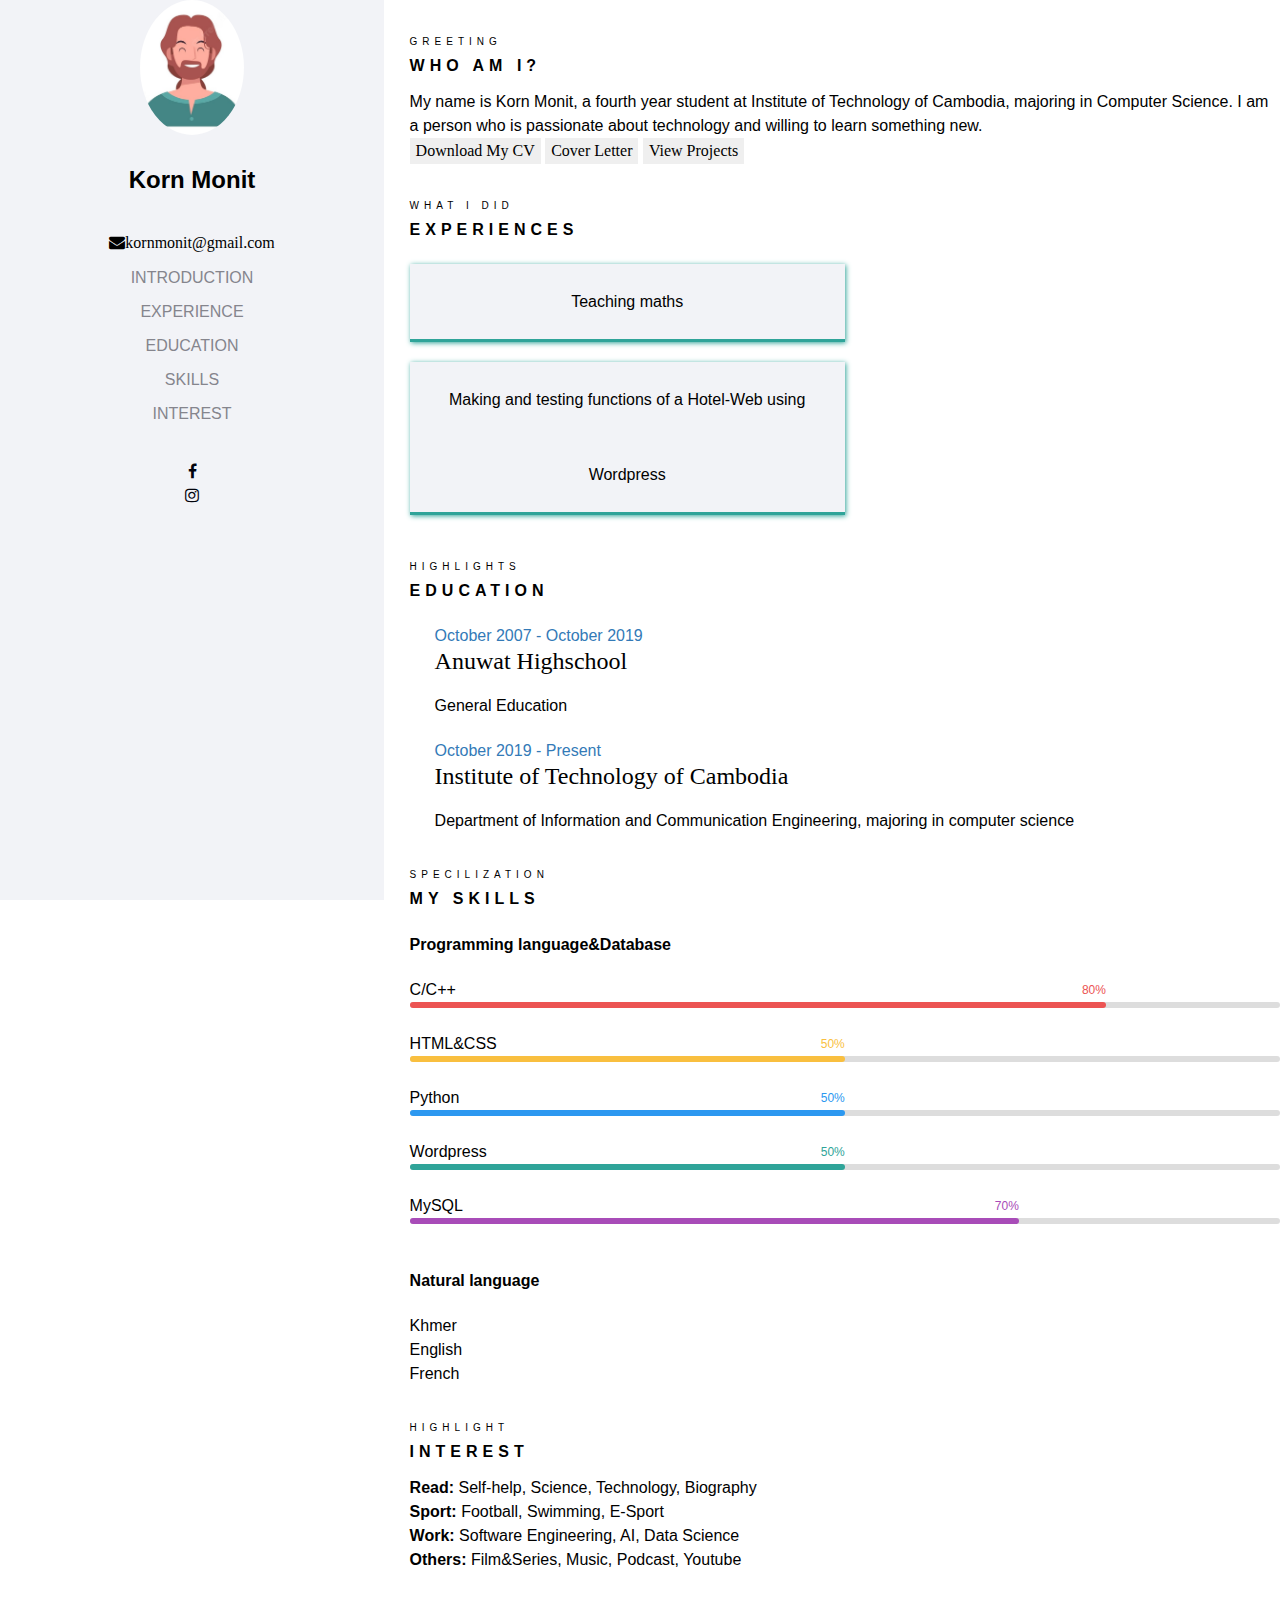
<file: index.html>
<!DOCTYPE html>
<html lang="en">

<head>
    <meta charset="UTF-8" />
    <meta http-equiv="X-UA-Compatible" content="IE=edge" />
    <meta name="viewport" content="width=device-width, initial-scale=1.0" />
    <title>Monit Korn</title>
    <link rel="stylesheet" href="styles.css" />
    <link rel="stylesheet" href="https://cdnjs.cloudflare.com/ajax/libs/font-awesome/4.7.0/css/font-awesome.min.css" />
</head>

<body>
    <!-- side bar -->
    <aside>
        <!-- Image -->
        <img src="id-image.jpg" alt="Monit" />
        <!-- Name -->
        <h2>Korn Monit</h2>
        <p class="fa fa-envelope">kornmonit@gmail.com</p>

        <!-- Navigation -->
        <ul id="nav">
            <li><a href="#introduction" class="menu">Introduction</a></li>
            <li><a href="#experience" class="menu">Experience</a> </li>
            <li><a href="#education" class="menu">Education</a></li>
            <li><a href="#skill" class="menu">Skills</a></li>
            <li><a href="#interest" class="menu">Interest</a></li>
            <!-- <li><a href="#" class="menu">Awards</a></li>
            <li><a href="#" class="menu">Publications</a></li> -->
            <br>
        </ul>
        <ul class="icon-container">
            <li><a href="https://m.facebook.com/KornMonit" target="_blank" class="fa fa-facebook" class="menu"></a></li> 
            <li>
            <a href="https://www.instagram.com/korn_monit/?hl=en" target="_blank" class="fa fa-instagram" class="menu"></a>
            </li>
        </ul>
    </aside>

    <!-- content -->
    <main>
        <!-- Part1: introduction -->

        <section id="introduction">
            <header class="header1" data-header="greeting">
                <b>Who am I?</b>
            </header>

            <article>
                My name is Korn Monit, a fourth year student at Institute of
                Technology of Cambodia, majoring in Computer Science. I am a person who is passionate about technology
                and willing to learn something new.
            </article>

            <button class="btn">Download My CV</button>
            <button class="btn">Cover Letter</button>
            <button class="btn">View Projects</button>
        </section>

        <!-- Part2 : experience -->
        <section id="experience">
            <header class="header1" data-header="what i did">
                <b>Experiences</b>
            </header>

            <div class="ex">Teaching maths</div>
            <div class="ex">Making and testing functions of a Hotel-Web using Wordpress</div>
        </section>

        <!-- Part3 -->
        <section id="education">
            <header class="header1" data-header="highlights">
                <b>Education</b>
            </header>

            <div class="edu">
                <h4 class="date">October 2007 - October 2019</h4>
                <h2>Anuwat Highschool</h2>
                <p>General Education</p>

                <h4 class="date">October 2019 - Present</h4>
                <h2>Institute of Technology of Cambodia</h2>
                <p>
                    Department of Information and Communication Engineering, majoring in
                    computer science
                </p>
                <!-- <p class="gpa"><b>1st year: GPA3.0</b></p>
          <p class="gpa"><b>2nd year: GPA3.0</b></p>
          <p class="gpa"><b>3rd year: GPA4.0</b></p> -->
            </div>
        </section>

        <!-- Part4 (MY SKILLS) -->

        <section id="skill">
            <header class="header1" data-header="specilization">
                <b>My Skills</b>
            </header>
            <div class="skill">
                <h4><b>Programming language&Database</b></h4>

                <div>
                    C/C++
                    <div class="percentage"></div>
                </div>
                <div class="container">
                    <div class="skills cpp" vari="80%"></div>
                </div>
                <br>

                <div>
                    HTML&CSS
                    <div class="percentage"></div>
                </div>
                <div class="container">
                    <div class="skills html" vari="50%"></div>
                </div>
                <br>

                <div>
                    Python
                    <div class="percentage"></div>
                </div>
                <div class="container">
                    <div class="skills py" vari="50%"></div>
                </div>
                <br>

                <div>
                    Wordpress
                    <div class="percentage"></div>
                </div>
                <div class="container">
                    <div class="skills wp" vari="50%"></div>
                </div>
                <br>
                
                <div>
                    MySQL
                    <div class="percentage"></div>
                </div>
                <div class="container">
                    <div class="skills sql" vari="70%"></div>
                </div>
                <br>

                <h4>Natural language</h4>
                <ul>
                    <li>Khmer</li>
                    <li>English</li>
                    <li>French</li>
                </ul>
            </div>
        </section>

        <!-- part5 -->
        <section id="interest">
            <header class="header1" data-header="highlight">
                <b>Interest</b>
            </header>

            <p><b>Read:</b> Self-help, Science, Technology, Biography</p>
            <p><b>Sport:</b> Football, Swimming, E-Sport</p>
            <p><b>Work:</b> Software Engineering, AI, Data Science</p>
            <p><b>Others:</b> Film&Series, Music, Podcast, Youtube</p>
        </section>
    </main>
</body>

</html>
</file>
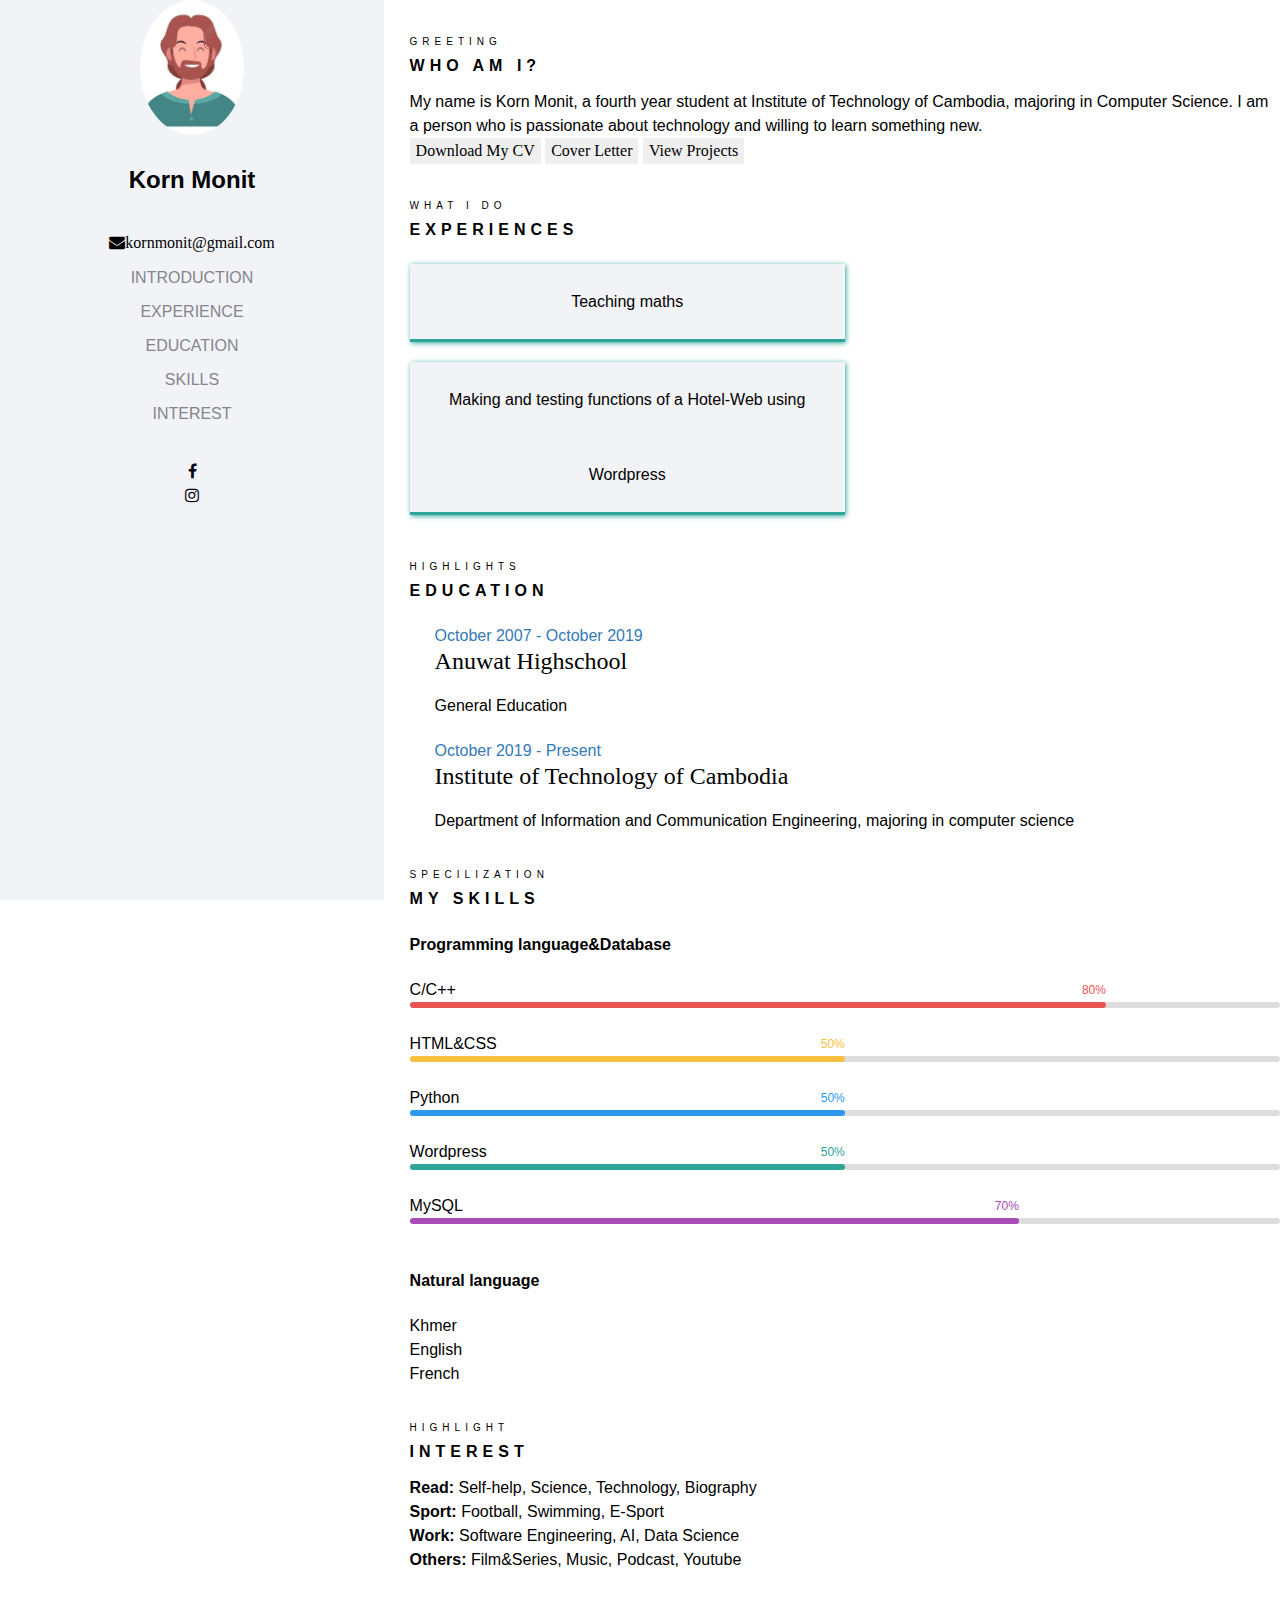
<file: main.html>
<!DOCTYPE html>
<html lang="en">

<head>
    <meta charset="UTF-8" />
    <meta http-equiv="X-UA-Compatible" content="IE=edge" />
    <meta name="viewport" content="width=device-width, initial-scale=1.0" />
    <title>Monit Korn</title>
    <link rel="stylesheet" href="styles.css" />
    <link rel="stylesheet" href="https://cdnjs.cloudflare.com/ajax/libs/font-awesome/4.7.0/css/font-awesome.min.css" />
</head>

<body>
    <!-- side bar -->
    <aside>
        <!-- Image -->
        <img src="id-image.jpg" alt="Monit" />
        <!-- Name -->
        <h2>Korn Monit</h2>
        <p class="fa fa-envelope">kornmonit@gmail.com</p>

        <!-- Navigation -->
        <ul id="nav">
            <li><a href="#introduction" class="menu">Introduction</a></li>
            <li><a href="#experience" class="menu">Experience</a> </li>
            <li><a href="#education" class="menu">Education</a></li>
            <li><a href="#skill" class="menu">Skills</a></li>
            <li><a href="#interest" class="menu">Interest</a></li>
            <!-- <li><a href="#" class="menu">Awards</a></li>
            <li><a href="#" class="menu">Publications</a></li> -->
            <br>
        </ul>
        <ul class="icon-container">
            <li><a href="https://m.facebook.com/KornMonit" target="_blank" class="fa fa-facebook" class="menu"></a></li> 
            <li>
            <a href="https://www.instagram.com/korn_monit/?hl=en" target="_blank" class="fa fa-instagram" class="menu"></a>
            </li>
        </ul>
    </aside>

    <!-- content -->
    <main>
        <!-- Part1: introduction -->

        <section id="introduction">
            <header class="header1" data-header="greeting">
                <b>Who am I?</b>
            </header>

            <article>
                My name is Korn Monit, a fourth year student at Institute of
                Technology of Cambodia, majoring in Computer Science. I am a person who is passionate about technology
                and willing to learn something new.
            </article>

            <button class="btn">Download My CV</button>
            <button class="btn">Cover Letter</button>
            <button class="btn">View Projects</button>
        </section>

        <!-- Part2 : experience -->
        <section id="experience">
            <header class="header1" data-header="what i do">
                <b>Experiences</b>
            </header>

            <div class="ex">Teaching maths</div>
            <div class="ex">Making and testing functions of a Hotel-Web using Wordpress</div>
        </section>

        <!-- Part3 -->
        <section id="education">
            <header class="header1" data-header="highlights">
                <b>Education</b>
            </header>

            <div class="edu">
                <h4 class="date">October 2007 - October 2019</h4>
                <h2>Anuwat Highschool</h2>
                <p>General Education</p>

                <h4 class="date">October 2019 - Present</h4>
                <h2>Institute of Technology of Cambodia</h2>
                <p>
                    Department of Information and Communication Engineering, majoring in
                    computer science
                </p>
                <!-- <p class="gpa"><b>1st year: GPA3.0</b></p>
          <p class="gpa"><b>2nd year: GPA3.0</b></p>
          <p class="gpa"><b>3rd year: GPA4.0</b></p> -->
            </div>
        </section>

        <!-- Part4 (MY SKILLS) -->

        <section id="skill">
            <header class="header1" data-header="specilization">
                <b>My Skills</b>
            </header>
            <div class="skill">
                <h4><b>Programming language&Database</b></h4>

                <div>
                    C/C++
                    <div class="percentage"></div>
                </div>
                <div class="container">
                    <div class="skills cpp" vari="80%"></div>
                </div>
                <br>

                <div>
                    HTML&CSS
                    <div class="percentage"></div>
                </div>
                <div class="container">
                    <div class="skills html" vari="50%"></div>
                </div>
                <br>

                <div>
                    Python
                    <div class="percentage"></div>
                </div>
                <div class="container">
                    <div class="skills py" vari="50%"></div>
                </div>
                <br>

                <div>
                    Wordpress
                    <div class="percentage"></div>
                </div>
                <div class="container">
                    <div class="skills wp" vari="50%"></div>
                </div>
                <br>
                
                <div>
                    MySQL
                    <div class="percentage"></div>
                </div>
                <div class="container">
                    <div class="skills sql" vari="70%"></div>
                </div>
                <br>

                <h4>Natural language</h4>
                <ul>
                    <li>Khmer</li>
                    <li>English</li>
                    <li>French</li>
                </ul>
            </div>
        </section>

        <!-- part5 -->
        <section id="interest">
            <header class="header1" data-header="highlight">
                <b>Interest</b>
            </header>

            <p><b>Read:</b> Self-help, Science, Technology, Biography</p>
            <p><b>Sport:</b> Football, Swimming, E-Sport</p>
            <p><b>Work:</b> Software Engineering, AI, Data Science</p>
            <p><b>Others:</b> Film&Series, Music, Podcast, Youtube</p>
        </section>
    </main>
</body>

</html>
</file>
<file: styles.css>
/* 
*Set up global var
*/

:root {
  --mainColor: #01030c;
  --secondColor: #4e6499;
  --asideBackground: #f2f3f7;
  --activeColor: #97d2ec;
  --fontSize: 16px;
}

/* 
*Set up global setting
*/

* {
  font-family: "Readex Pro", sans-serif;
  /*we use it in order not to make the layout expand further, it will overwrite the layout itself even if we add border or padding*/
  box-sizing: border-box;
  line-height: 1.5em;
}

html {
  font-size: var(--fontSize);
}

body {
  margin: 0;
}

.header1 {
  text-transform: uppercase;
}

[data-header] {
  letter-spacing: 5px;
  margin-bottom: 12px;
}

[data-header]::before {
  font-size: 10px;
  content: attr(data-header);
  display: block;
}

/* 
* Component
*/
.btn {
  border: none;
  font-size: 16px;
  font-family: "Quicksand";
}

.btn:hover {
  background-color: var(--secondColor);
}

.btn:active {
  background-color: var(--activeColor);
}

/* 
*Side Bar
*/

aside {
  position: fixed;
  top: 0;
  background-color: var(--asideBackground);
  width: 30%;
  height: 100vh;
  text-align: center;
}

aside > img {
  width: auto;
  height: 15vh;
  border-radius: 50%;
}

#nav {
  display: flex;
  flex-direction: column;
  gap: 10px;
  padding: 0;
}

#nav > a {
  font-family: "Quicksand";
  font-size: 14px;
}

ul {
  /* Remove dot sign from unorder list */
  list-style-type: none;
  margin: 0;
  padding: 0;
}

a {
  text-decoration: none;
  color: var(--mainColor);
  text-transform: uppercase;
}

a:hover {
  border-bottom: 2px solid var(--secondColor);
  border-width: auto;
}

/* Social media icon */
/* #menu:hover {
  border-bottom: 2px solid var(--secondColor);
  border-width: auto;
} */

.menu:active {
  color: var(--secondColor);
}

.menu {
  color: #85858d;
  /* background-color: red; */
}

/* 
*Content
*/

main {
  padding-left: 32%;
}

main > section {
  margin: 30px 0;
}

.icon-container {
  display: flex;
  flex-direction: column;
}
/*
  Experience///////////////////////////////////////////////////////////////
  */

#experience {
  display: flex;
  flex-direction: column;
}
#experience > div {
  background-color: #f2f3f7;
  width: 50%;
  margin: 10px 0;
  text-align: center;
  line-height: 75px;
  border-bottom: 3px solid #2fa499;
  box-shadow: 1px 1px 5px #2FA499;
  transition: 0.5s;
}

#experience > div:hover {
  box-shadow: 2px 3px 5px blue;
}
/* 
  Education
  ///////////////////////////////////////////////////////////////*/
.date {
  font-family: "Quicksand", Arial, sans-serif;
  font-style: normal;
  font-weight: 400;
  font-size: 16px;
  line-height: 24px;
  color: #337ab7;
  margin-bottom: 0;
}

section > div > h2 {
  font-family: "Playfair Display", Georgia, serif;
  font-style: normal;
  font-weight: 400;
  font-size: 24px;
  line-height: 26px;
  color: #000000;
  margin-top: 0;
}

.gpa {
  margin: 0;
}

.edu {
  padding-left: 25px;
}

/* Skill ///////////////////////////////////////////////////////////////
  */

.skills {
  text-align: right;
}

.container {
  width: 100%;
  background-color: #ddd;
  height: 6px;
  border-radius: 8px;
}

.cpp {
  background-color: #ec5453;
  width: 80%;
  height: 6px;
  border-radius: 8px;
}

.cpp::before {
  position: relative;
  content: attr(vari);
  color: #ec5453;
  top: -25px;
  font-size: 12px;
}

.html {
  background-color: rgb(249, 191, 63);
  width: 50%;
  height: 6px;
  border-radius: 8px;
}

.html::before {
  position: relative;
  content: attr(vari);
  color: rgb(249, 191, 63);
  top: -25px;
  font-size: 12px;
}

.py {
  background-color: #2c98f0;
  width: 50%;
  height: 6px;
  border-radius: 8px;
}

.py::before {
  position: relative;
  content: attr(vari);
  color: #2c98f0;
  top: -25px;
  font-size: 12px;
}

.wp {
  background-color: rgb(47, 164, 153);
  width: 50%;
  height: 6px;
  border-radius: 8px;
}

.wp::before {
  position: relative;
  content: attr(vari);
  color: rgb(47, 164, 153);
  top: -25px;
  font-size: 12px;
}

.sql {
  background-color: rgb(168,76,184);
  width: 70%;
  height: 6px;
  border-radius: 8px;
}

.sql::before {
  position: relative;
  content: attr(vari);
  color: rgb(168,76,184);
  top: -25px;
  font-size: 12px;
}

/* Interest */
section > p {
  margin-bottom: 0;
  margin-top: 0;
}
</file>
